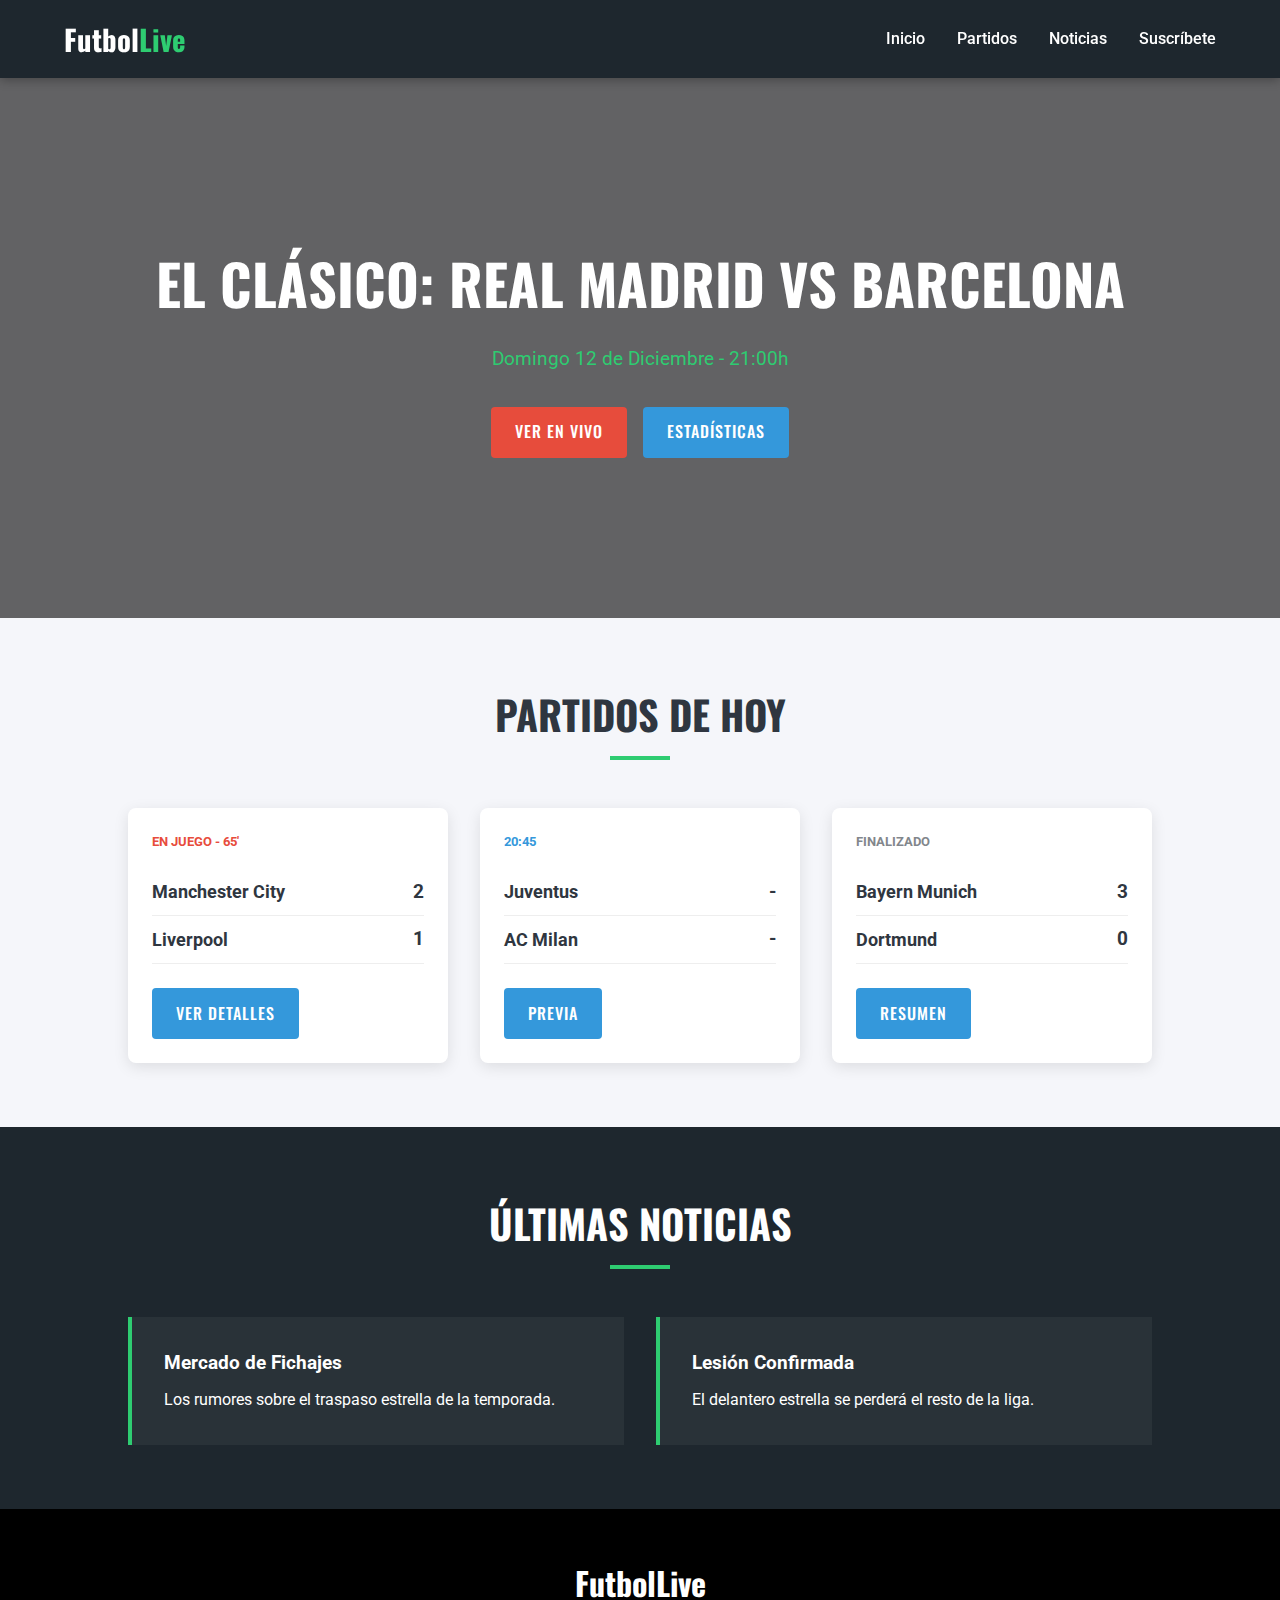
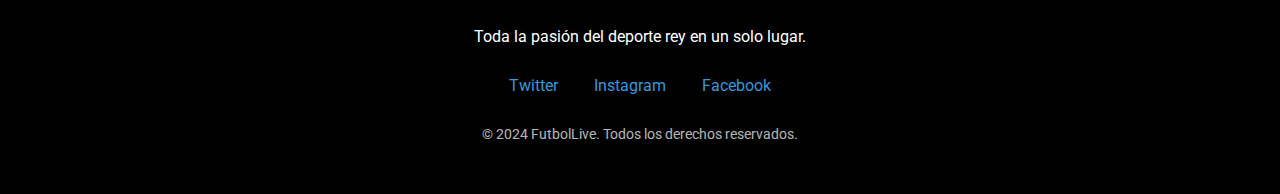
<file: Diseño_Interfaces/RA2/sassDemo/TrabajoSass/index.html>
<!DOCTYPE html>
<html lang="es">
<head>
    <meta charset="UTF-8">
    <meta name="viewport" content="width=device-width, initial-scale=1.0">
    <title>FutbolLive - Resultados en Vivo</title>
    <link rel="stylesheet" href="css/main.css">
    <link rel="preconnect" href="https://fonts.googleapis.com">
    <link rel="preconnect" href="https://fonts.gstatic.com" crossorigin>
    <link href="https://fonts.googleapis.com/css2?family=Oswald:wght@400;700&family=Roboto:wght@400;500&display=swap" rel="stylesheet">
</head>
<body>

    <nav class="navbar">
        <div class="logo">Futbol<span>Live</span></div>
        <ul class="nav-links">
            <li><a href="#inicio">Inicio</a></li>
            <li><a href="#partidos">Partidos</a></li>
            <li><a href="#noticias">Noticias</a></li>
            <li><a href="#contacto">Suscríbete</a></li>
        </ul>
    </nav>

    <header id="inicio" class="hero">
        <div class="hero-overlay">
            <div class="hero-content">
                <h1>El Clásico: Real Madrid vs Barcelona</h1>
                <p>Domingo 12 de Diciembre - 21:00h</p>
                <div class="buttons">
                    <a href="#partidos" class="btn btn-live">Ver En Vivo</a>
                    <a href="#" class="btn btn-info">Estadísticas</a>
                </div>
            </div>
        </div>
    </header>

    <section id="partidos" class="section-container">
        <h2 class="section-title">Partidos de Hoy</h2>
        
        <div class="matches-grid">
            
            <article class="match-card">
                <span class="status live">EN JUEGO - 65'</span>
                <div class="teams">
                    <div class="team">
                        <h3>Manchester City</h3>
                        <span class="score">2</span>
                    </div>
                    <div class="team">
                        <h3>Liverpool</h3>
                        <span class="score">1</span>
                    </div>
                </div>
                <a href="#" class="btn btn-info">Ver Detalles</a>
            </article>

            <article class="match-card">
                <span class="status upcoming">20:45</span>
                <div class="teams">
                    <div class="team">
                        <h3>Juventus</h3>
                        <span class="score">-</span>
                    </div>
                    <div class="team">
                        <h3>AC Milan</h3>
                        <span class="score">-</span>
                    </div>
                </div>
                <a href="#" class="btn btn-info">Previa</a>
            </article>

            <article class="match-card">
                <span class="status finished">FINALIZADO</span>
                <div class="teams">
                    <div class="team">
                        <h3>Bayern Munich</h3>
                        <span class="score">3</span>
                    </div>
                    <div class="team">
                        <h3>Dortmund</h3>
                        <span class="score">0</span>
                    </div>
                </div>
                <a href="#" class="btn btn-info">Resumen</a>
            </article>

        </div>
    </section>

    <section id="noticias" class="section-container bg-dark">
        <h2 class="section-title text-light">Últimas Noticias</h2>
        <div class="news-grid">
            <div class="news-item">
                <h3>Mercado de Fichajes</h3>
                <p>Los rumores sobre el traspaso estrella de la temporada.</p>
            </div>
            <div class="news-item">
                <h3>Lesión Confirmada</h3>
                <p>El delantero estrella se perderá el resto de la liga.</p>
            </div>
        </div>
    </section>

    <footer id="contacto" class="footer">
        <h3>FutbolLive</h3>
        <p>Toda la pasión del deporte rey en un solo lugar.</p>
        <div class="socials">
            <a href="#">Twitter</a>
            <a href="#">Instagram</a>
            <a href="#">Facebook</a>
        </div>
        <p class="copy">&copy; 2024 FutbolLive. Todos los derechos reservados.</p>
    </footer>

</body>
</html>
</file>
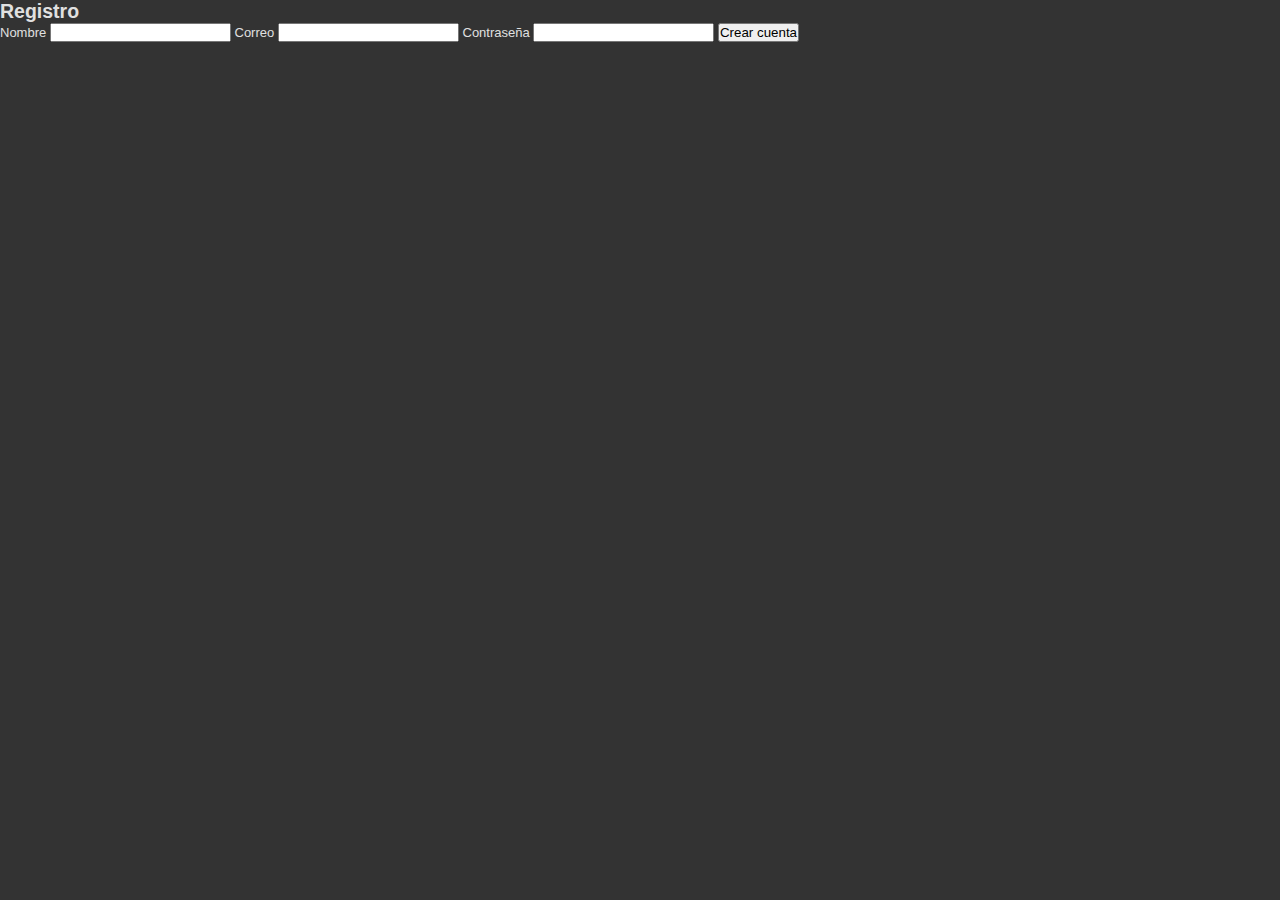
<file: Diseño_Interfaces/RA2/sassDemo/TrabajoSass/registro.html>
<!doctype html>
<html lang="es">
<head>
<meta charset="utf-8">
<title>Registro - BetSport</title>
<link rel="stylesheet" href="css/styles.css">
</head>

<body>

<h2>Registro</h2>

<form class="form-registro">
<label>Nombre</label>
<input type="text" required>

<label>Correo</label>
<input type="email" required>

<label>Contraseña</label>
<input type="password" required>

<button type="submit">Crear cuenta</button>
</form>

</body>
</html>
</file>
<file: Diseño_Interfaces/RA2/sassDemo/TrabajoSass/css/main.css>
* {
  margin: 0;
  padding: 0;
  box-sizing: border-box;
}

body {
  font-family: "Roboto", sans-serif;
  background-color: #f5f6fa;
  color: #2f3640;
  line-height: 1.6;
}

a {
  text-decoration: none;
  color: inherit;
}

ul {
  list-style: none;
}

.navbar {
  display: flex;
  justify-content: space-between;
  align-items: center;
  padding: 1rem 5%;
  background-color: #1e272e;
  color: #ffffff;
  position: sticky;
  top: 0;
  z-index: 100;
  box-shadow: 0 2px 10px rgba(0, 0, 0, 0.3);
}
.navbar .logo {
  font-family: "Oswald", sans-serif;
  font-size: 1.8rem;
  font-weight: 700;
}
.navbar .logo span {
  color: #2ecc71;
}
.navbar .nav-links {
  display: flex;
  gap: 2rem;
}
.navbar .nav-links li a {
  font-weight: 500;
}
.navbar .nav-links li a:hover {
  color: #2ecc71;
}
@media (max-width: 768px) {
  .navbar .nav-links {
    display: none;
  }
}

.hero {
  height: 60vh;
  background: url("https://images.unsplash.com/photo-1504305754058-2906317f0061?q=80&w=1920&auto=format&fit=crop");
  background-size: cover;
  background-position: center;
  position: relative;
}
.hero-overlay {
  position: absolute;
  top: 0;
  left: 0;
  width: 100%;
  height: 100%;
  background: rgba(0, 0, 0, 0.6);
  display: flex;
  justify-content: center;
  align-items: center;
}
.hero-content {
  text-align: center;
  color: #ffffff;
}
.hero-content h1 {
  font-family: "Oswald", sans-serif;
  font-size: 3.5rem;
  margin-bottom: 1rem;
  text-transform: uppercase;
}
.hero-content p {
  font-size: 1.2rem;
  margin-bottom: 2rem;
  color: #2ecc71;
}
.hero-content .buttons {
  display: flex;
  gap: 1rem;
  justify-content: center;
}

.section-container {
  padding: 4rem 10%;
}
.section-container .section-title {
  font-family: "Oswald", sans-serif;
  font-size: 2.5rem;
  margin-bottom: 3rem;
  text-align: center;
  text-transform: uppercase;
  position: relative;
}
.section-container .section-title::after {
  content: "";
  display: block;
  width: 60px;
  height: 4px;
  background: #2ecc71;
  margin: 10px auto 0;
}

.matches-grid {
  display: grid;
  grid-template-columns: repeat(3, 1fr);
  gap: 2rem;
}
@media (max-width: 768px) {
  .matches-grid {
    grid-template-columns: 1fr;
  }
}

.bg-dark {
  background-color: #1e272e;
}

.text-light {
  color: #ffffff;
}

.news-grid {
  display: grid;
  grid-template-columns: 1fr 1fr;
  gap: 2rem;
}
@media (max-width: 768px) {
  .news-grid {
    grid-template-columns: 1fr;
  }
}
.news-grid .news-item {
  background: rgba(255, 255, 255, 0.05);
  padding: 2rem;
  border-left: 4px solid #2ecc71;
  color: #ffffff;
}
.news-grid .news-item h3 {
  margin-bottom: 0.5rem;
}

.footer {
  background-color: #000;
  color: #ffffff;
  text-align: center;
  padding: 3rem 1rem;
}
.footer h3 {
  font-family: "Oswald", sans-serif;
  font-size: 2rem;
  margin-bottom: 1rem;
}
.footer .socials {
  margin: 1.5rem 0;
}
.footer .socials a {
  margin: 0 1rem;
  color: #3498db;
}
.footer .socials a:hover {
  color: #2ecc71;
}
.footer .copy {
  font-size: 0.9rem;
  opacity: 0.7;
}

.btn-info, .btn-live {
  padding: 0.8rem 1.5rem;
  border-radius: 4px;
  font-weight: 500;
  text-transform: uppercase;
  cursor: pointer;
  border: none;
  transition: all 0.3s ease;
  display: inline-block;
  font-family: "Oswald", sans-serif;
  letter-spacing: 1px;
}
.btn-info:hover, .btn-live:hover {
  opacity: 0.9;
  transform: translateY(-2px);
}

.btn-live {
  background-color: #e74c3c;
  color: #ffffff;
}
.btn-info {
  background-color: #3498db;
  color: #ffffff;
}

.match-card {
  background: #ffffff;
  border-radius: 8px;
  padding: 1.5rem;
  box-shadow: 0 4px 15px rgba(0, 0, 0, 0.1);
  position: relative;
  overflow: hidden;
}
.match-card:hover {
  box-shadow: 0 8px 25px rgba(0, 0, 0, 0.15);
}
.match-card .status {
  display: block;
  font-size: 0.8rem;
  font-weight: bold;
  margin-bottom: 1rem;
}
.match-card .status.live {
  color: #e74c3c;
}
.match-card .status.upcoming {
  color: #3498db;
}
.match-card .status.finished {
  color: #2f3640;
  opacity: 0.6;
}
.match-card .teams {
  margin-bottom: 1.5rem;
}
.match-card .teams .team {
  display: flex;
  justify-content: space-between;
  align-items: center;
  padding: 0.5rem 0;
  border-bottom: 1px solid #eee;
}
.match-card .teams .team h3 {
  font-size: 1.1rem;
}
.match-card .teams .team .score {
  font-weight: bold;
  font-size: 1.2rem;
}/*# sourceMappingURL=main.css.map */
</file>
<file: Diseño_Interfaces/RA2/sassDemo/TrabajoSass/css/styles.css>
/* --- VARIABLES (Tema Oscuro Profesional) --- */
:root {
  --bg-body: #333333;         /* Gris fondo */
  --bg-panel: #282828;        /* Gris paneles */
  --bg-header: #126e51;       /* Verde Bet365/Sportium */
  --text-main: #e0e0e0;       /* Blanco suave */
  --text-muted: #999999;      /* Gris texto secundario */
  --accent: #ffdf1b;          /* Amarillo Cuotas */
  --accent-hover: #d4b912;
  --border-color: #444444;
}

/* --- RESET BÁSICO --- */
* { box-sizing: border-box; margin: 0; padding: 0; }

body {
  font-family: 'Inter', sans-serif;
  background-color: var(--bg-body);
  color: var(--text-main);
  font-size: 13px; /* Fuente pequeña para mayor densidad */
  height: 100vh;
  display: flex;
  flex-direction: column;
}

a { text-decoration: none; color: inherit; }
ul { list-style: none; }

/* --- HEADER --- */
.site-header {
  background-color: var(--bg-header);
  color: white;
  padding: 0 20px;
  height: 50px;
  display: flex;
  align-items: center;
  justify-content: space-between;
  position: sticky;
  top: 0;
  z-index: 1000;
  box-shadow: 0 2px 5px rgba(0,0,0,0.3);
}

.brand-area { display: flex; align-items: center; gap: 10px; }
.brand { font-size: 18px; font-weight: 700; text-transform: uppercase; font-style: italic; }

.user-area a {
  font-weight: 600;
  margin-left: 15px;
  font-size: 12px;
}
.btn-login { color: var(--accent); }
.btn-registro { background: var(--accent); color: #222 !important; padding: 5px 10px; border-radius: 4px; }

/* --- LAYOUT PRINCIPAL (GRID 3 COLUMNAS) --- */
.main-container {
  display: grid;
  /* Izquierda (200px) - Centro (Auto) - Derecha (280px) */
  grid-template-columns: 200px 1fr 280px; 
  gap: 10px;
  max-width: 1400px;
  margin: 15px auto;
  padding: 0 10px;
  width: 100%;
  align-items: start;
}

/* --- COLUMNA IZQUIERDA (MENÚ) --- */
.sidebar-nav {
  background: var(--bg-panel);
  border-radius: 4px;
  padding: 10px 0;
  min-height: 300px;
}

.sidebar-nav h3 {
  padding: 0 15px 10px;
  font-size: 11px;
  color: var(--text-muted);
  text-transform: uppercase;
  border-bottom: 1px solid var(--border-color);
  margin-bottom: 5px;
}

.nav-list li a {
  display: block;
  padding: 8px 15px;
  color: var(--text-main);
  border-left: 3px solid transparent;
  transition: 0.2s;
}
.nav-list li a:hover {
  background: #3a3a3a;
  border-left-color: var(--accent);
  color: white;
}

/* --- COLUMNA CENTRAL (EVENTOS) --- */
.content-area {
  min-height: 500px;
}

.hero-banner {
  background: linear-gradient(90deg, #0d523c 0%, #126e51 100%);
  padding: 15px;
  border-radius: 4px;
  margin-bottom: 15px;
  display: flex;
  justify-content: space-between;
  align-items: center;
}
.hero-text h2 { font-size: 16px; margin-bottom: 5px; color: white; }
.hero-text p { font-size: 12px; color: #cfcfcf; }

.league-header {
  background: #444;
  padding: 8px 12px;
  font-size: 12px;
  font-weight: 700;
  color: white;
  border-radius: 4px 4px 0 0;
  margin-top: 10px;
  display: flex;
  justify-content: space-between;
}

/* Filas de eventos (Estilo Tabla) */
.event-row {
  background: var(--bg-panel);
  border-bottom: 1px solid var(--border-color);
  padding: 10px 12px;
  display: grid;
  /* Hora | Equipos | Cuotas */
  grid-template-columns: 50px 1fr auto; 
  gap: 10px;
  align-items: center;
  transition: background 0.2s;
}
.event-row:last-child { border-radius: 0 0 4px 4px; border-bottom: none; }
.event-row:hover { background: #333; }

.event-time {
  font-size: 11px;
  color: var(--text-muted);
  text-align: center;
  line-height: 1.2;
}

.event-details {
  display: flex;
  flex-direction: column;
  justify-content: center;
}
.teams { font-size: 13px; font-weight: 600; color: white; margin-bottom: 3px; }
.meta-info { font-size: 11px; color: var(--text-muted); }

/* Botones de Cuotas */
.odds-container {
  display: flex;
  gap: 6px;
}

.odd-btn {
  background: #3e3e3e;
  border: none;
  border-radius: 3px;
  width: 60px;
  height: 40px;
  cursor: pointer;
  display: flex;
  flex-direction: column;
  align-items: center;
  justify-content: center;
  transition: 0.2s;
}

.odd-btn:hover { background: #505050; }
.odd-btn.active { 
    background: var(--text-main); 
    color: #333;
}
.odd-btn.active .odd-val { color: #000; }

.odd-label { font-size: 9px; color: var(--text-muted); margin-bottom: 2px; }
.odd-val { font-size: 13px; font-weight: 700; color: var(--accent); }

/* --- COLUMNA DERECHA (TICKET) --- */
.ticket-sidebar {
  position: sticky;
  top: 70px; /* Sticky effect */
}

.ticket-card {
  background: #e6e6e6; /* Fondo claro papel */
  color: #333;
  border-radius: 4px;
  overflow: hidden;
  box-shadow: 0 4px 10px rgba(0,0,0,0.5);
}

.ticket-header {
  background: var(--bg-header);
  color: white;
  padding: 10px;
  text-align: center;
  font-weight: 700;
  font-size: 14px;
}

.ticket-body {
  padding: 10px;
  min-height: 100px;
  max-height: 400px;
  overflow-y: auto;
}

.empty-msg { text-align: center; font-size: 12px; color: #777; margin-top: 20px; }

/* Item dentro del ticket */
.ticket-item {
  background: white;
  padding: 8px;
  border-bottom: 1px solid #ccc;
  font-size: 12px;
  display: flex;
  justify-content: space-between;
  align-items: center;
  margin-bottom: 5px;
}
.ticket-remove { color: red; cursor: pointer; font-weight: bold; padding: 0 5px; }

.ticket-footer {
  background: #d4d4d4;
  padding: 15px;
  border-top: 1px solid #ccc;
}

.total-row { display: flex; justify-content: space-between; margin-bottom: 10px; font-weight: 700; font-size: 14px;}

.input-apuesta {
  width: 100%;
  padding: 8px;
  margin-bottom: 10px;
  border: 1px solid #ccc;
  border-radius: 4px;
}

.btn-apostar {
  width: 100%;
  background: var(--bg-header);
  color: white;
  border: none;
  padding: 12px;
  font-weight: 700;
  cursor: pointer;
  border-radius: 4px;
}
.btn-apostar:hover { background: #0e5640; }

/* --- RESPONSIVE --- */
@media (max-width: 900px) {
  .main-container { grid-template-columns: 1fr 280px; } 
  .sidebar-nav { display: none; }
}

@media (max-width: 600px) {
  .main-container { grid-template-columns: 1fr; } 
  .ticket-sidebar { position: static; margin-top: 20px; }
  .hero-banner { display: none; } 
  .event-row { grid-template-columns: 40px 1fr; } 
  .odds-container { grid-column: 1 / -1; justify-content: space-between; margin-top: 5px; }
  .odd-btn { width: 32%; } 
}

/* --- ESTILOS EXTRA: REGISTRO Y PROMOCIONES --- */

/* Formulario de Registro (Centrado) */
.auth-container {
  display: flex;
  justify-content: center;
  align-items: center;
  min-height: 80vh;
  padding: 20px;
}

.auth-card {
  background: var(--bg-panel);
  padding: 30px;
  border-radius: 4px;
  width: 100%;
  max-width: 400px;
  box-shadow: 0 10px 25px rgba(0,0,0,0.5);
  border-top: 4px solid var(--bg-header);
}

.auth-card h2 {
  color: white;
  margin-bottom: 20px;
  text-align: center;
  text-transform: uppercase;
}

.form-group { margin-bottom: 15px; }

.form-group label {
  display: block;
  color: var(--text-muted);
  margin-bottom: 5px;
  font-size: 12px;
}

.form-group input {
  width: 100%;
  padding: 10px;
  background: #3e3e3e;
  border: 1px solid #555;
  border-radius: 4px;
  color: white;
  outline: none;
}
.form-group input:focus { border-color: var(--accent); }

.btn-submit {
  width: 100%;
  padding: 12px;
  background: var(--accent);
  color: #222;
  font-weight: bold;
  border: none;
  border-radius: 4px;
  cursor: pointer;
  margin-top: 10px;
}
.btn-submit:hover { background: var(--accent-hover); }

/* Grid de Promociones */
.promo-grid {
  display: grid;
  grid-template-columns: repeat(auto-fill, minmax(300px, 1fr));
  gap: 20px;
  padding: 20px 0;
}

.promo-card {
  background: var(--bg-panel);
  border-radius: 4px;
  overflow: hidden;
  border: 1px solid var(--border-color);
  transition: transform 0.2s;
}
.promo-card:hover { transform: translateY(-5px); }


.promo-img {
  width: 100%;
  height: 160px;        
  object-fit: cover;   
  display: block;
}

.promo-body { padding: 15px; }
.promo-body h3 { color: var(--accent); margin-bottom: 10px; font-size: 16px; }
.promo-body p { color: var(--text-muted); font-size: 13px; line-height: 1.4; margin-bottom: 15px; }

.btn-claim {
  display: inline-block;
  background: var(--bg-header);
  color: white;
  padding: 8px 15px;
  border-radius: 4px;
  font-size: 12px;
  font-weight: bold;
}
.btn-claim:hover { background: #0e5640; color: white; }

/* --- ESTILOS DEL MODAL (VENTANA EMERGENTE) --- */
.modal-overlay {
  display: none; /* Oculto por defecto */
  position: fixed;
  top: 0; left: 0;
  width: 100%; height: 100%;
  background: rgba(0,0,0,0.8);
  z-index: 2000;
  align-items: center;
  justify-content: center;
}

.modal-content {
  background: #282828;  /* Color de fondo del panel (Gris oscuro) */
  width: 90%;           /* Ancho en móvil */
  max-width: 600px;     /* Ancho máximo en PC */
  max-height: 80vh;     /* Que no sea más alto que el 80% de la pantalla */
  border-radius: 8px;   /* Bordes redondos */
  overflow: hidden;     /* Para que no se salga el contenido */
  display: flex;        
  flex-direction: column;
  box-shadow: 0 0 20px rgba(0,0,0,0.8); /* Sombra para efecto 3D */
  color: white;         /* Texto blanco */
}

.modal-header {
  background: var(--bg-header);
  padding: 15px;
  display: flex;
  justify-content: space-between;
  align-items: center;
  color: white;
}
.modal-header h3 { margin: 0; font-size: 16px; }
.close-modal { font-size: 24px; cursor: pointer; }

.modal-body {
  padding: 20px;
  overflow-y: auto;
}

.market-group { margin-bottom: 20px; border-bottom: 1px solid #444; padding-bottom: 15px; }
.market-group h4 { color: var(--accent); margin-bottom: 10px; font-size: 13px; text-transform: uppercase; }

.market-options { display: flex; gap: 10px; }
.odd-btn.wide { 
  flex: 1; 
  flex-direction: row; 
  justify-content: space-between; 
  padding: 0 15px; 
  width: auto;
}

.market-row {
  display: flex;
  justify-content: space-between;
  align-items: center;
  background: #333;
  padding: 8px;
  margin-bottom: 5px;
  border-radius: 4px;
}

/* Cursor para indicar que se puede hacer clic en el partido */
.event-details { cursor: pointer; }
.event-details:hover .teams { color: var(--accent); text-decoration: underline; }

/* Estilo para items del historial */
.my-bet-item {
  background: #fff;
  border-left: 4px solid var(--bg-header);
  padding: 8px;
  margin-bottom: 5px;
  font-size: 11px;
  color: #333;
}
.bet-status { font-weight: bold; color: orange; font-size: 10px; display:block; margin-top:4px;}
/* --- ESTILOS DE CASH OUT / CERRAR APUESTA --- */

/* Botón de cerrar apuesta */
.btn-cashout {
  width: 100%;
  margin-top: 8px;
  padding: 6px;
  background-color: #f0ad4e; /* Color naranja/dorado tipo botón de acción */
  border: 1px solid #dba24a;
  border-radius: 3px;
  color: #fff;
  font-weight: bold;
  font-size: 11px;
  cursor: pointer;
  transition: background 0.2s;
  text-align: center;
  display: flex;
  justify-content: space-between;
  align-items: center;
}

.btn-cashout:hover {
  background-color: #ec971f;
}

.btn-cashout span.amount {
  background: rgba(0,0,0,0.2);
  padding: 2px 5px;
  border-radius: 3px;
}

/* Estado de apuesta cerrada/cobrada */
.my-bet-item.closed {
  background-color: #e0e0e0;
  border-left-color: #999;
  opacity: 0.8;
}

.cashout-msg {
  display: block;
  text-align: center;
  background: #28a745; /* Verde éxito */
  color: white;
  font-size: 11px;
  font-weight: bold;
  padding: 4px;
  border-radius: 3px;
  margin-top: 5px;
}

/* --- ESTILOS DE BANCA --- */
.btn-bank {
  flex: 1; /* Ocupan el 50% cada uno */
  padding: 8px 0;
  border: none;
  border-radius: 4px;
  font-weight: bold;
  font-size: 12px;
  cursor: pointer;
  color: white;
  transition: opacity 0.2s;
}
.btn-bank:hover { opacity: 0.9; }

.btn-bank.deposit {
  background-color: #28a745; /* Verde */
}

.btn-bank.withdraw {
  background-color: #555; /* Gris */
  border: 1px solid #777;
}
.btn-bank.withdraw:hover {
  background-color: #dc3545; /* Rojo al pasar el ratón */
}
/* Estilo para que se note que se puede hacer clic en los nombres */
.event-details {
    cursor: pointer;
    padding: 5px;
    border-radius: 4px;
    transition: background 0.2s;
}

.event-details:hover {
    background-color: #444; /* Se ilumina un poco al pasar el ratón */
}

.event-details:hover .teams {
    color: var(--accent); /* El texto se pone amarillo */
    text-decoration: underline;
}

/* Ajustes para el Modal */
.market-list {
    display: flex;
    flex-direction: column;
    gap: 5px;
}

.market-row {
    display: flex;
    justify-content: space-between;
    align-items: center;
    background: #3a3a3a;
    padding: 8px 12px;
    border-radius: 4px;
    color: #e0e0e0;
    font-size: 12px;
}

.odd-btn.wide {
    width: 100%; /* Botones anchos dentro del modal */
    flex-direction: row;
    justify-content: space-between;
    padding: 0 15px;
}
</file>
